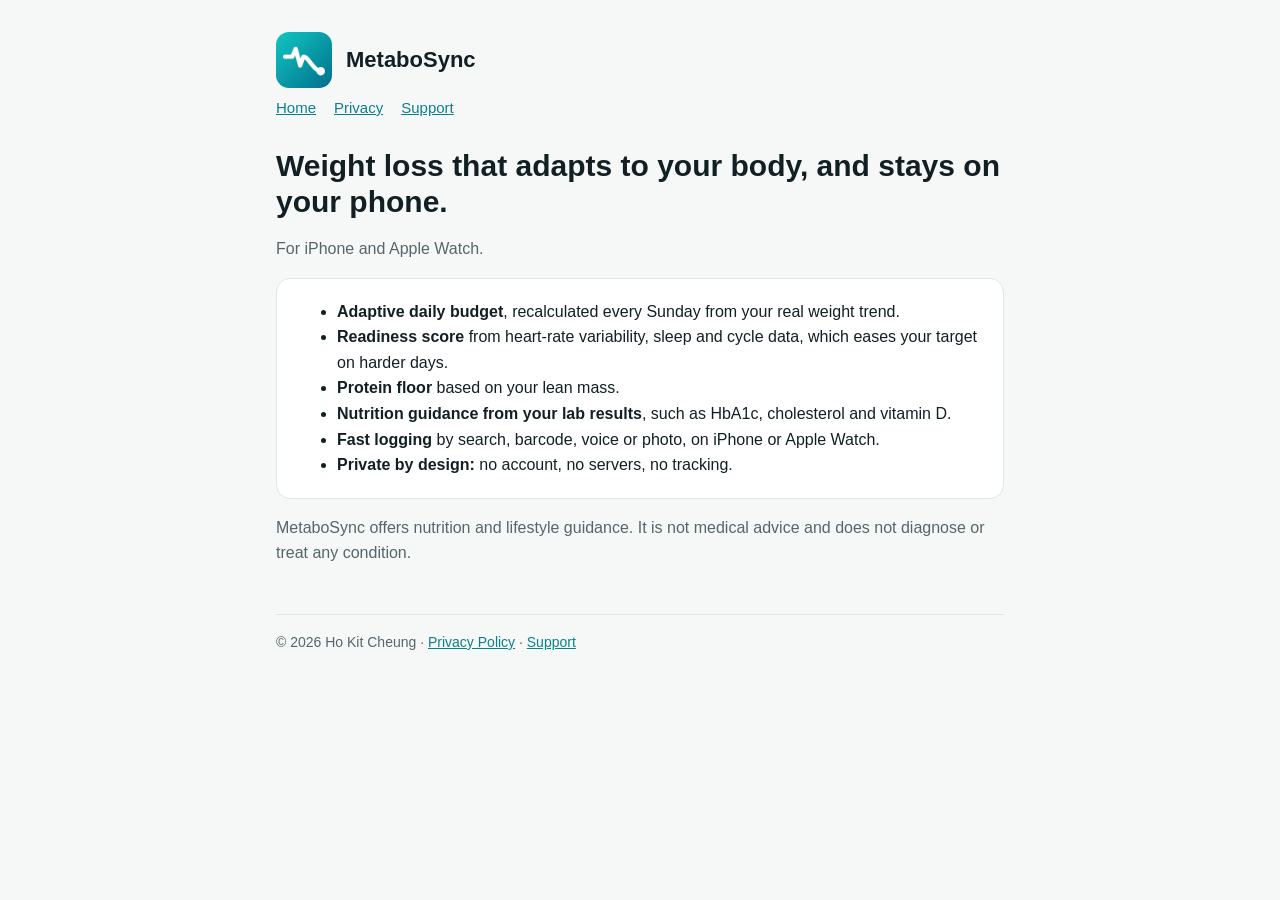
<file: index.html>
<!doctype html>
<html lang="en">
<head>
<meta charset="utf-8">
<meta name="viewport" content="width=device-width, initial-scale=1">
<title>MetaboSync</title>
<link rel="stylesheet" href="style.css">
</head>
<body>
<main>
<header><img src="icon.png" alt=""><a href="./">MetaboSync</a></header>
<nav><a href="./">Home</a><a href="privacy.html">Privacy</a><a href="support.html">Support</a></nav>

<h1>Weight loss that adapts to your body, and stays on your phone.</h1>
<p class="muted">For iPhone and Apple Watch.</p>

<div class="card">
<ul>
<li><strong>Adaptive daily budget</strong>, recalculated every Sunday from your real weight trend.</li>
<li><strong>Readiness score</strong> from heart-rate variability, sleep and cycle data, which eases your target on harder days.</li>
<li><strong>Protein floor</strong> based on your lean mass.</li>
<li><strong>Nutrition guidance from your lab results</strong>, such as HbA1c, cholesterol and vitamin D.</li>
<li><strong>Fast logging</strong> by search, barcode, voice or photo, on iPhone or Apple Watch.</li>
<li><strong>Private by design:</strong> no account, no servers, no tracking.</li>
</ul>
</div>

<p class="muted">MetaboSync offers nutrition and lifestyle guidance. It is not medical advice and does not diagnose or treat any condition.</p>

<footer>© 2026 Ho Kit Cheung · <a href="privacy.html">Privacy Policy</a> · <a href="support.html">Support</a></footer>
</main>
</body>
</html>
</file>
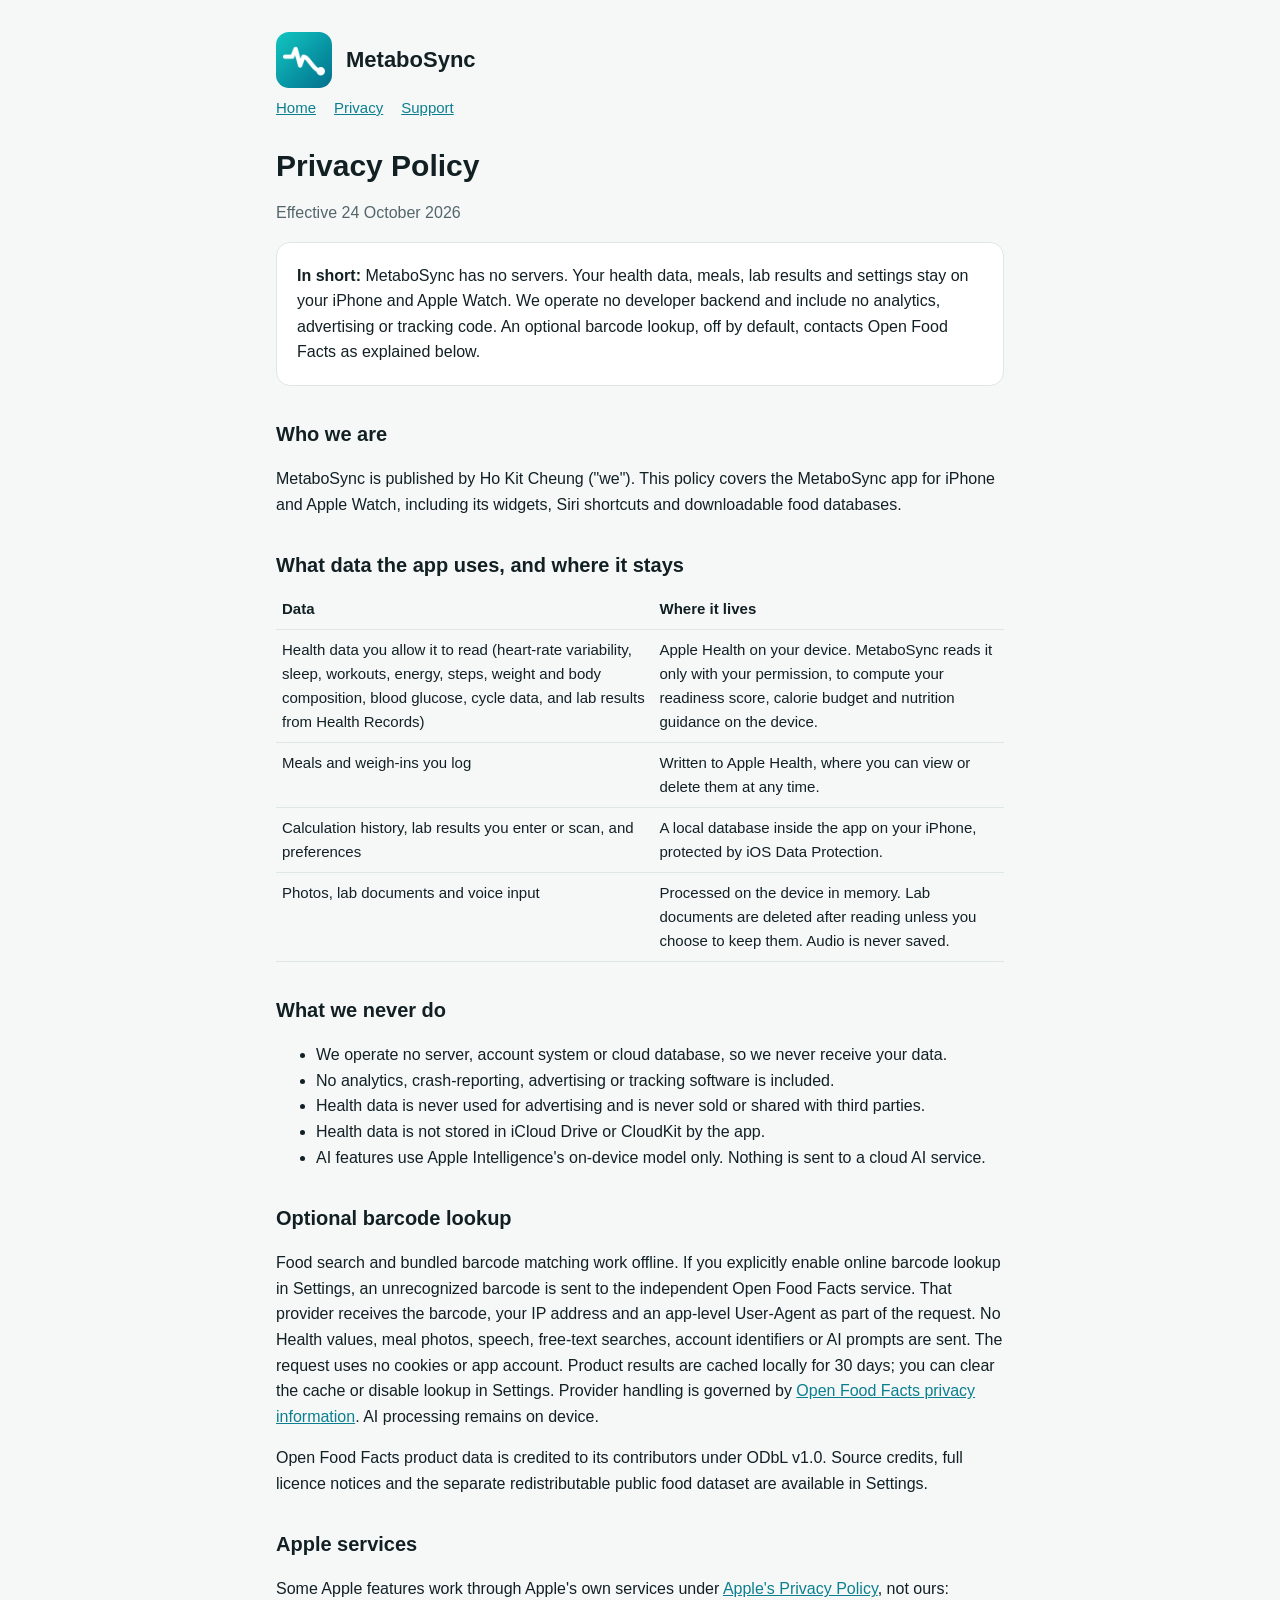
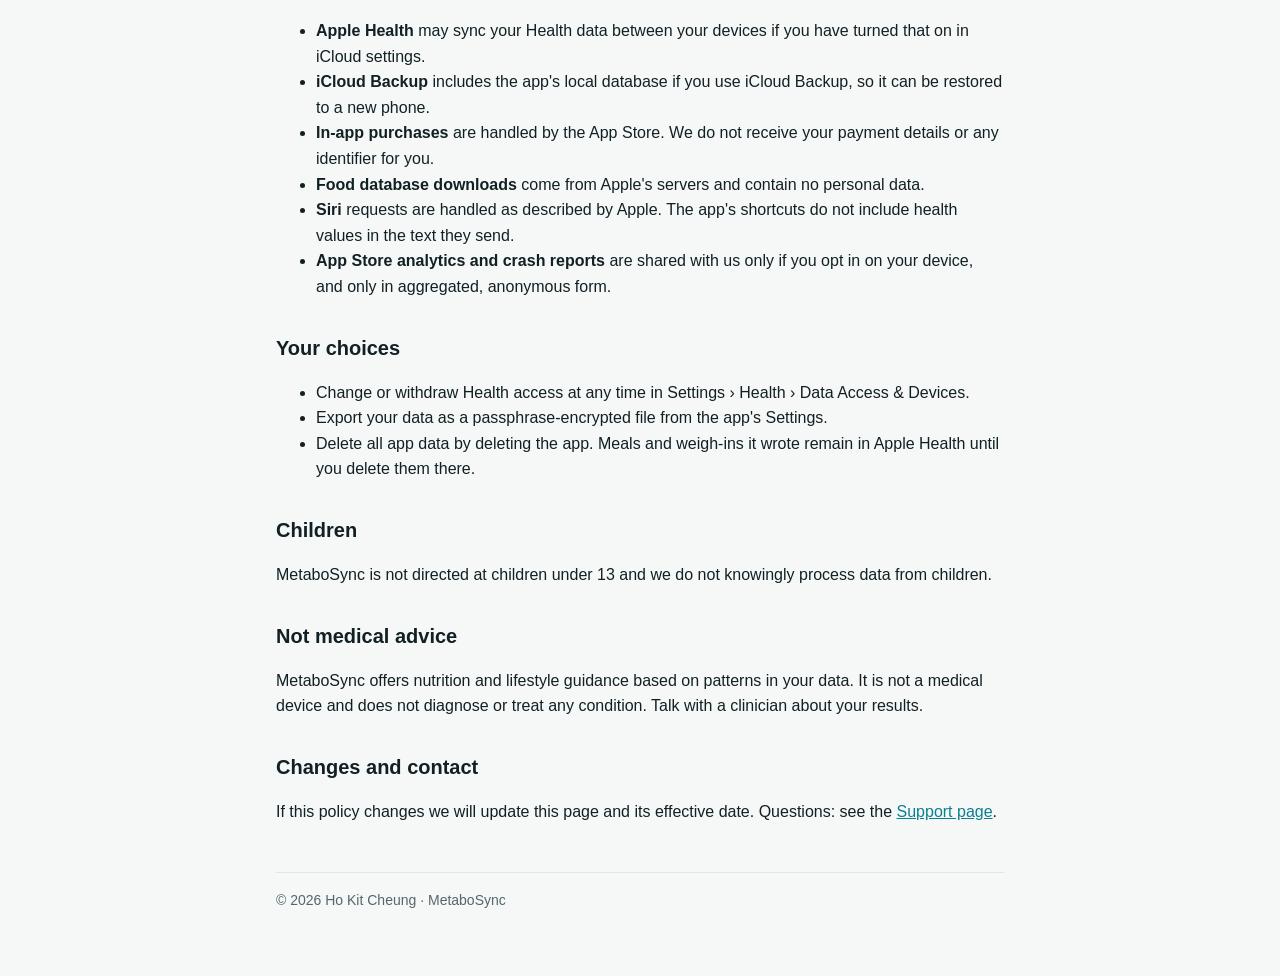
<file: privacy.html>
<!doctype html>
<html lang="en">
<head>
<meta charset="utf-8">
<meta name="viewport" content="width=device-width, initial-scale=1">
<title>MetaboSync Privacy Policy</title>
<link rel="stylesheet" href="style.css">
</head>
<body>
<main>
<header><img src="icon.png" alt=""><a href="./">MetaboSync</a></header>
<nav><a href="./">Home</a><a href="privacy.html">Privacy</a><a href="support.html">Support</a></nav>

<h1>Privacy Policy</h1>
<p class="muted">Effective 24 October 2026</p>

<div class="card">
<p><strong>In short:</strong> MetaboSync has no servers. Your health data, meals, lab results and settings stay on your iPhone and Apple Watch. We operate no developer backend and include no analytics, advertising or tracking code. An optional barcode lookup, off by default, contacts Open Food Facts as explained below.</p>
</div>

<h2>Who we are</h2>
<p>MetaboSync is published by Ho Kit Cheung ("we"). This policy covers the MetaboSync app for iPhone and Apple Watch, including its widgets, Siri shortcuts and downloadable food databases.</p>

<h2>What data the app uses, and where it stays</h2>
<table>
<tr><th>Data</th><th>Where it lives</th></tr>
<tr><td>Health data you allow it to read (heart-rate variability, sleep, workouts, energy, steps, weight and body composition, blood glucose, cycle data, and lab results from Health Records)</td><td>Apple Health on your device. MetaboSync reads it only with your permission, to compute your readiness score, calorie budget and nutrition guidance on the device.</td></tr>
<tr><td>Meals and weigh-ins you log</td><td>Written to Apple Health, where you can view or delete them at any time.</td></tr>
<tr><td>Calculation history, lab results you enter or scan, and preferences</td><td>A local database inside the app on your iPhone, protected by iOS Data Protection.</td></tr>
<tr><td>Photos, lab documents and voice input</td><td>Processed on the device in memory. Lab documents are deleted after reading unless you choose to keep them. Audio is never saved.</td></tr>
</table>

<h2>What we never do</h2>
<ul>
<li>We operate no server, account system or cloud database, so we never receive your data.</li>
<li>No analytics, crash-reporting, advertising or tracking software is included.</li>
<li>Health data is never used for advertising and is never sold or shared with third parties.</li>
<li>Health data is not stored in iCloud Drive or CloudKit by the app.</li>
<li>AI features use Apple Intelligence's on-device model only. Nothing is sent to a cloud AI service.</li>
</ul>

<h2>Optional barcode lookup</h2>
<p>Food search and bundled barcode matching work offline. If you explicitly enable online barcode lookup in Settings, an unrecognized barcode is sent to the independent Open Food Facts service. That provider receives the barcode, your IP address and an app-level User-Agent as part of the request. No Health values, meal photos, speech, free-text searches, account identifiers or AI prompts are sent. The request uses no cookies or app account. Product results are cached locally for 30 days; you can clear the cache or disable lookup in Settings. Provider handling is governed by <a href="https://world.openfoodfacts.org/privacy">Open Food Facts privacy information</a>. AI processing remains on device.</p>
<p>Open Food Facts product data is credited to its contributors under ODbL v1.0. Source credits, full licence notices and the separate redistributable public food dataset are available in Settings.</p>

<h2>Apple services</h2>
<p>Some Apple features work through Apple's own services under <a href="https://www.apple.com/legal/privacy/">Apple's Privacy Policy</a>, not ours:</p>
<ul>
<li><strong>Apple Health</strong> may sync your Health data between your devices if you have turned that on in iCloud settings.</li>
<li><strong>iCloud Backup</strong> includes the app's local database if you use iCloud Backup, so it can be restored to a new phone.</li>
<li><strong>In-app purchases</strong> are handled by the App Store. We do not receive your payment details or any identifier for you.</li>
<li><strong>Food database downloads</strong> come from Apple's servers and contain no personal data.</li>
<li><strong>Siri</strong> requests are handled as described by Apple. The app's shortcuts do not include health values in the text they send.</li>
<li><strong>App Store analytics and crash reports</strong> are shared with us only if you opt in on your device, and only in aggregated, anonymous form.</li>
</ul>

<h2>Your choices</h2>
<ul>
<li>Change or withdraw Health access at any time in Settings › Health › Data Access &amp; Devices.</li>
<li>Export your data as a passphrase-encrypted file from the app's Settings.</li>
<li>Delete all app data by deleting the app. Meals and weigh-ins it wrote remain in Apple Health until you delete them there.</li>
</ul>

<h2>Children</h2>
<p>MetaboSync is not directed at children under 13 and we do not knowingly process data from children.</p>

<h2>Not medical advice</h2>
<p>MetaboSync offers nutrition and lifestyle guidance based on patterns in your data. It is not a medical device and does not diagnose or treat any condition. Talk with a clinician about your results.</p>

<h2>Changes and contact</h2>
<p>If this policy changes we will update this page and its effective date. Questions: see the <a href="support.html">Support page</a>.</p>

<footer>© 2026 Ho Kit Cheung · MetaboSync</footer>
</main>
</body>
</html>
</file>
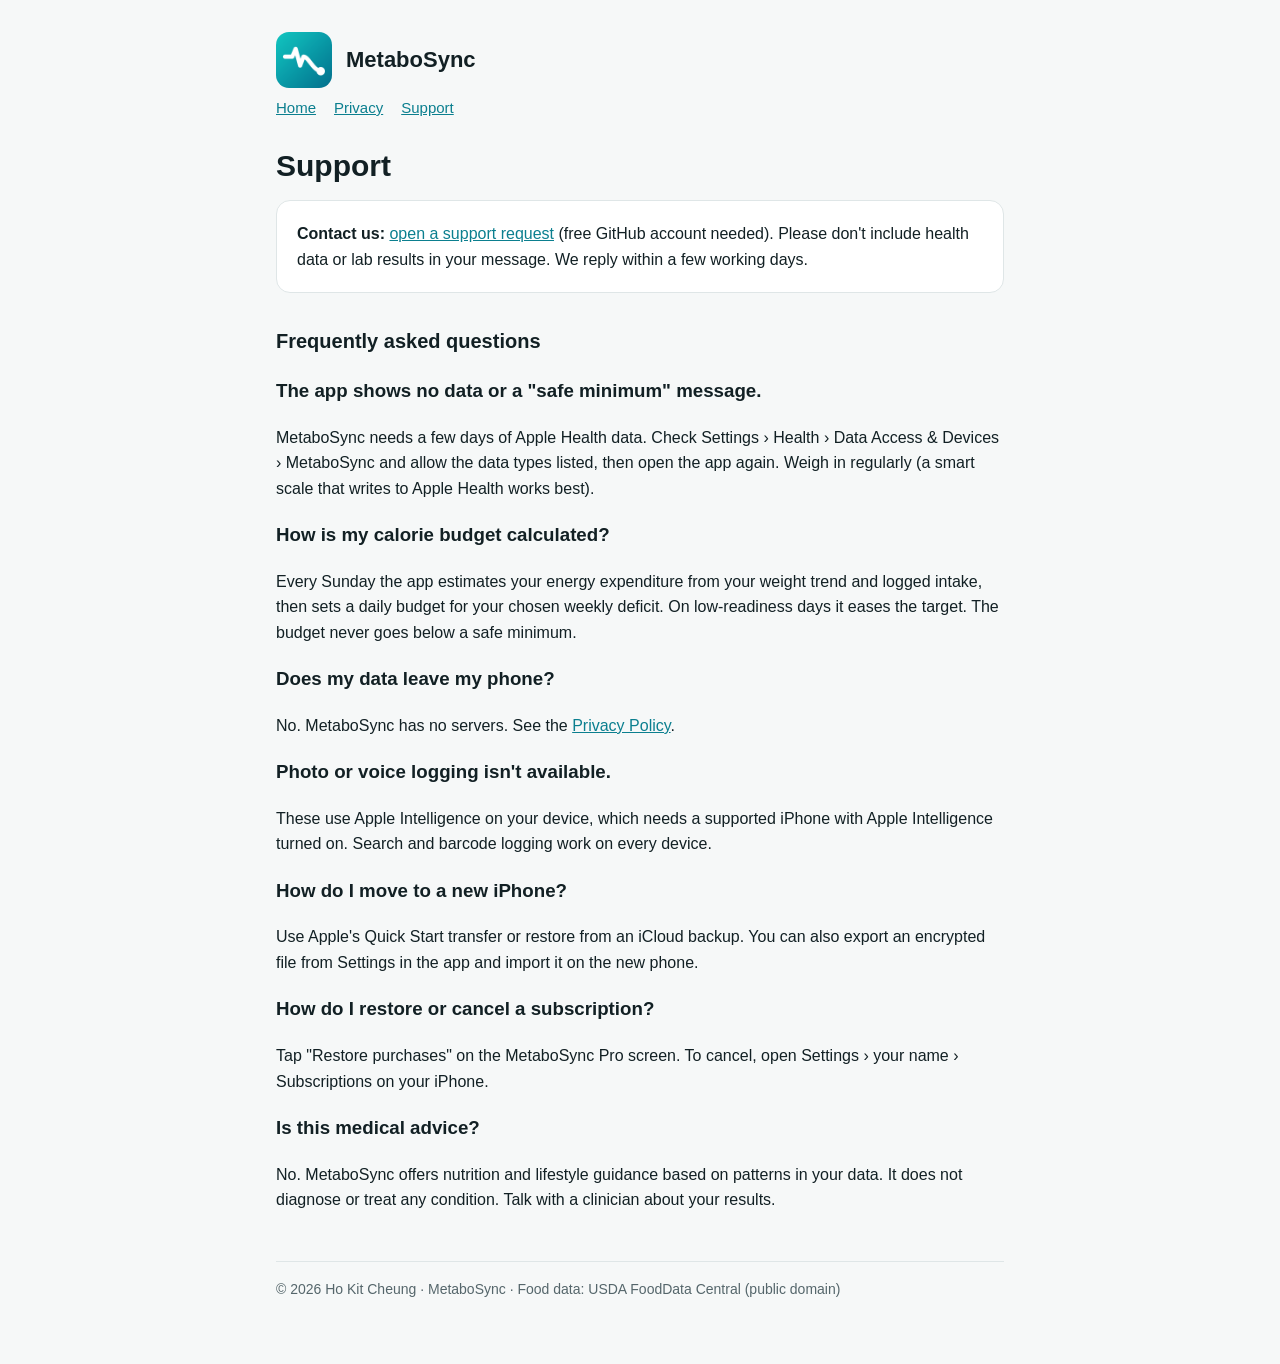
<file: support.html>
<!doctype html>
<html lang="en">
<head>
<meta charset="utf-8">
<meta name="viewport" content="width=device-width, initial-scale=1">
<title>MetaboSync Support</title>
<link rel="stylesheet" href="style.css">
</head>
<body>
<main>
<header><img src="icon.png" alt=""><a href="./">MetaboSync</a></header>
<nav><a href="./">Home</a><a href="privacy.html">Privacy</a><a href="support.html">Support</a></nav>

<h1>Support</h1>

<div class="card">
<p><strong>Contact us:</strong> <a href="https://github.com/fremxhk/metabosync-site/issues/new">open a support request</a> (free GitHub account needed). Please don't include health data or lab results in your message. We reply within a few working days.</p>
</div>

<h2>Frequently asked questions</h2>

<h3>The app shows no data or a "safe minimum" message.</h3>
<p>MetaboSync needs a few days of Apple Health data. Check Settings › Health › Data Access &amp; Devices › MetaboSync and allow the data types listed, then open the app again. Weigh in regularly (a smart scale that writes to Apple Health works best).</p>

<h3>How is my calorie budget calculated?</h3>
<p>Every Sunday the app estimates your energy expenditure from your weight trend and logged intake, then sets a daily budget for your chosen weekly deficit. On low-readiness days it eases the target. The budget never goes below a safe minimum.</p>

<h3>Does my data leave my phone?</h3>
<p>No. MetaboSync has no servers. See the <a href="privacy.html">Privacy Policy</a>.</p>

<h3>Photo or voice logging isn't available.</h3>
<p>These use Apple Intelligence on your device, which needs a supported iPhone with Apple Intelligence turned on. Search and barcode logging work on every device.</p>

<h3>How do I move to a new iPhone?</h3>
<p>Use Apple's Quick Start transfer or restore from an iCloud backup. You can also export an encrypted file from Settings in the app and import it on the new phone.</p>

<h3>How do I restore or cancel a subscription?</h3>
<p>Tap "Restore purchases" on the MetaboSync Pro screen. To cancel, open Settings › your name › Subscriptions on your iPhone.</p>

<h3>Is this medical advice?</h3>
<p>No. MetaboSync offers nutrition and lifestyle guidance based on patterns in your data. It does not diagnose or treat any condition. Talk with a clinician about your results.</p>

<footer>© 2026 Ho Kit Cheung · MetaboSync · Food data: USDA FoodData Central (public domain)</footer>
</main>
</body>
</html>
</file>
<file: style.css>
:root { --bg:#f6f8f8; --fg:#122024; --muted:#55666b; --card:#fff; --accent:#0b7f8f; --line:#dfe6e7; }
@media (prefers-color-scheme: dark) { :root { --bg:#0c1416; --fg:#e7eff0; --muted:#9aaeb2; --card:#142125; --accent:#3fd6cc; --line:#22353a; } }
* { box-sizing: border-box; }
body { margin:0; background:var(--bg); color:var(--fg); font:16px/1.6 -apple-system, BlinkMacSystemFont, "Segoe UI", Roboto, sans-serif; }
main { max-width: 760px; margin: 0 auto; padding: 32px 16px 64px; }
header { display:flex; align-items:center; gap:14px; margin-bottom: 8px; }
header img { width:56px; height:56px; border-radius:13px; }
header a { color:inherit; text-decoration:none; font-weight:700; font-size:22px; }
nav { display:flex; gap:18px; margin: 0 0 28px; font-size:15px; }
a { color:var(--accent); }
h1 { font-size: 30px; line-height:1.2; margin: 16px 0 6px; }
h2 { font-size: 20px; margin: 32px 0 8px; }
.muted { color: var(--muted); }
.card { background:var(--card); border:1px solid var(--line); border-radius:14px; padding: 4px 20px; margin: 16px 0; }
footer { margin-top: 48px; padding-top: 16px; border-top:1px solid var(--line); font-size:14px; color:var(--muted); }
table { border-collapse: collapse; width:100%; font-size:15px; }
td, th { text-align:left; padding:8px 6px; border-bottom:1px solid var(--line); vertical-align:top; }
</file>
